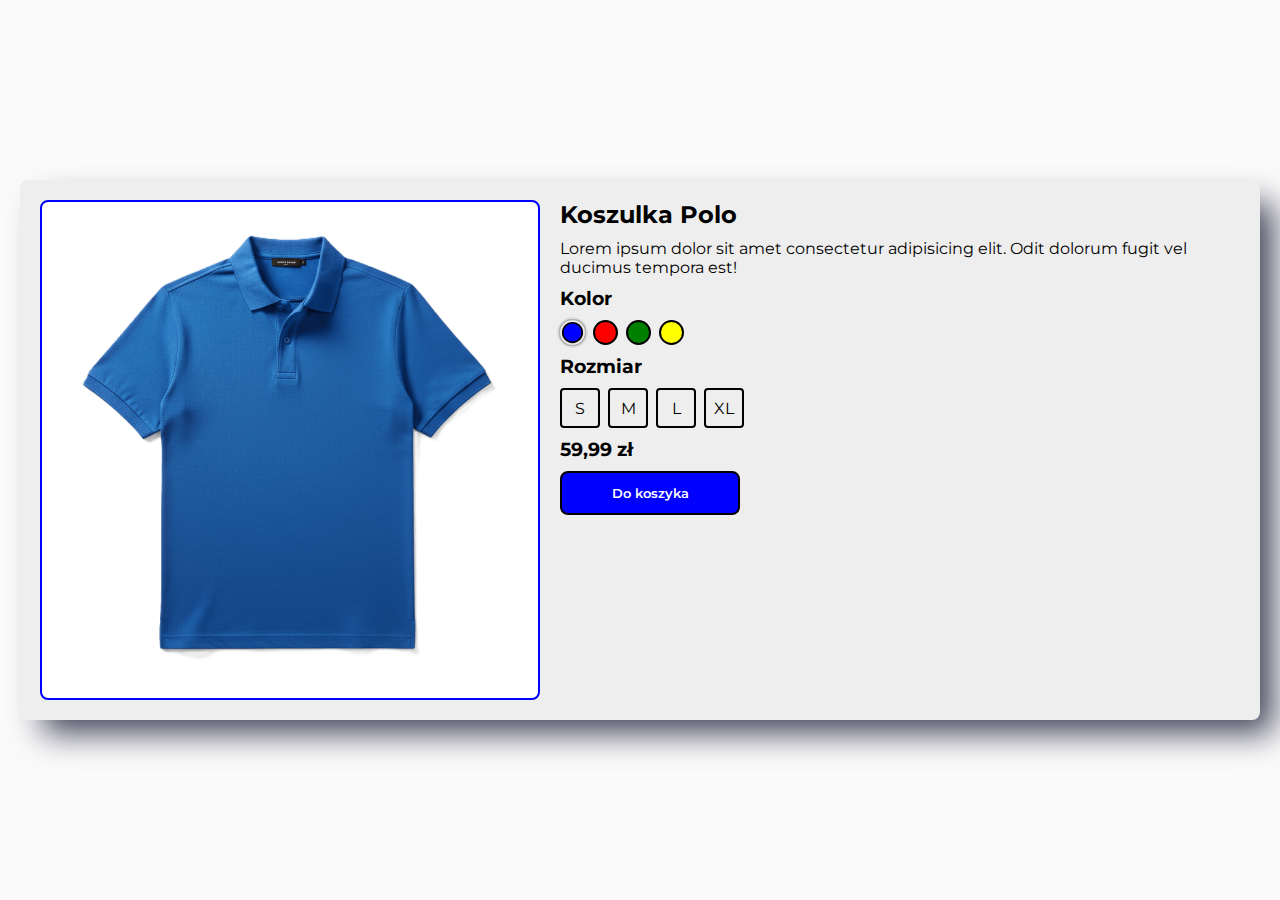
<file: lab-3/index.html>
<!DOCTYPE html>
<html lang="pl">
  <head>
    <meta charset="UTF-8" />
    <meta name="viewport" content="width=device-width, initial-scale=1.0" />
    <title>Lab 3</title>
    <link rel="stylesheet" href="css/polo.css" />
    <link rel="preconnect" href="https://fonts.googleapis.com">
    <link rel="preconnect" href="https://fonts.gstatic.com" crossorigin>
    <link href="https://fonts.googleapis.com/css2?family=Montserrat:ital,wght@0,100..900;1,100..900&display=swap" rel="stylesheet">
  </head>
  <body>
    <main>
      <div class="product-card">
        <div class="container">
          <input type="radio" id="blue" name="polo-color" value="blue" checked>
          <input type="radio" id="red" name="polo-color" value="red">
          <input type="radio" id="green" name="polo-color" value="green">
          <input type="radio" id="yellow" name="polo-color" value="yellow">
          <div class="img-container">
            <img src="images/polo_b.png" class="polo-img polo-blue" alt="polo blue">
            <img src="images/polo_r.png" class="polo-img polo-red" alt="polo red">
            <img src="images/polo_g.png" class="polo-img polo-green" alt="polo green">
            <img src="images/polo_y.png" class="polo-img polo-yellow" alt="polo yellow">
          </div>
          
          <div class="text-container">
            <h2>Koszulka Polo</h2>
            <p>Lorem ipsum dolor sit amet consectetur adipisicing elit. Odit dolorum fugit vel ducimus tempora est!</p>
            <h3>Kolor</h3>
            <div class="input-container">
              <label for="blue" class="color-switch blue"></label>
              <label for="red" class="color-switch red"></label>
              <label for="green" class="color-switch green"></label>
              <label for="yellow" class="color-switch yellow"></label>
            </div>
            <h3>Rozmiar</h3>
            <div class="size-container">
              <input type="radio" id="S" name="polo-size" value="S">
              <label for="S">S</label>
              <input type="radio" id="M" name="polo-size" value="M">
              <label for="M">M</label>
              <input type="radio" id="L" name="polo-size" value="L">
              <label for="L">L</label>
              <input type="radio" id="XL" name="polo-size" value="XL">
              <label for="XL">XL</label>
            </div>
            <h3>59,99 zł</h3>
            <button>Do koszyka</button>
          </div>
        </div>
      </div>
    </main>
  </body>
</html>
</file>
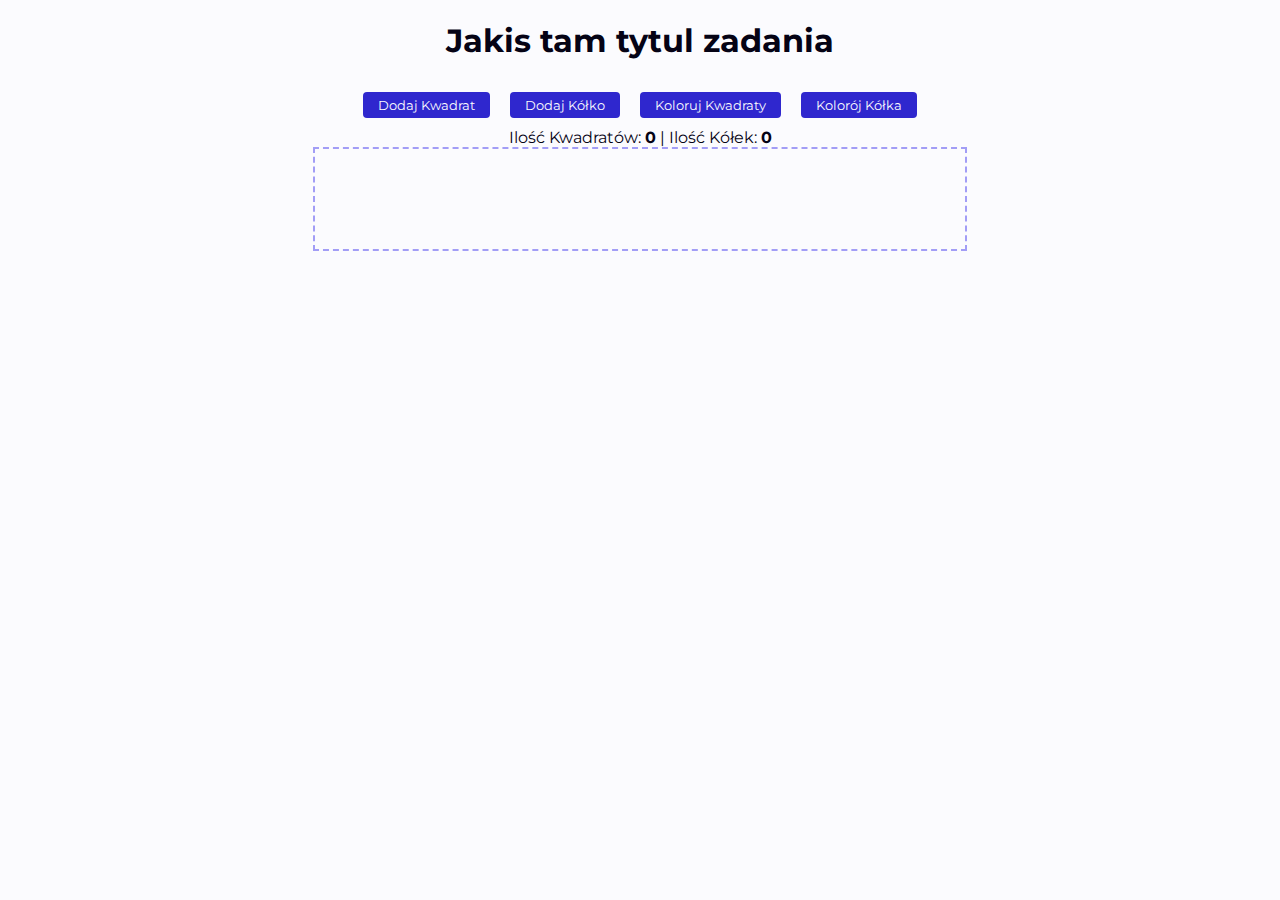
<file: lab-5/index.html>
<!DOCTYPE html>
<html lang="pl">
<head>
    <meta charset="UTF-8">
    <meta name="viewport" content="width=device-width, initial-scale=1.0">
    <title>Trójkąty i kwadraty</title>
    <link rel="stylesheet" href="src/css/style.css">
    <link rel="preconnect" href="https://fonts.googleapis.com">
    <link rel="preconnect" href="https://fonts.gstatic.com" crossorigin>
    <link href="https://fonts.googleapis.com/css2?family=Montserrat:ital,wght@0,100..900;1,100..900&display=swap" rel="stylesheet">
</head>
<body>
    <main>
        <h1>Jakis tam tytul zadania</h1>
        <div class="btn-container">
            <button id="add-square">Dodaj Kwadrat</button>
            <button id="add-circle">Dodaj Kółko</button>
            <button id="color-square">Koloruj Kwadraty</button>
            <button id="color-circle">Kolorój Kółka</button>
        </div>
        <div class="counters-container">
            <span>Ilość Kwadratów: <strong id="squareCounter">0</strong> | Ilość Kółek: <strong id="circleCounter">0</strong></span>
        </div>
        <div class="shapes-container" id="shapes-container"></div>
    </main>
    <script type="module" src="src/js/app.js"></script>
</body>
</html>
</file>
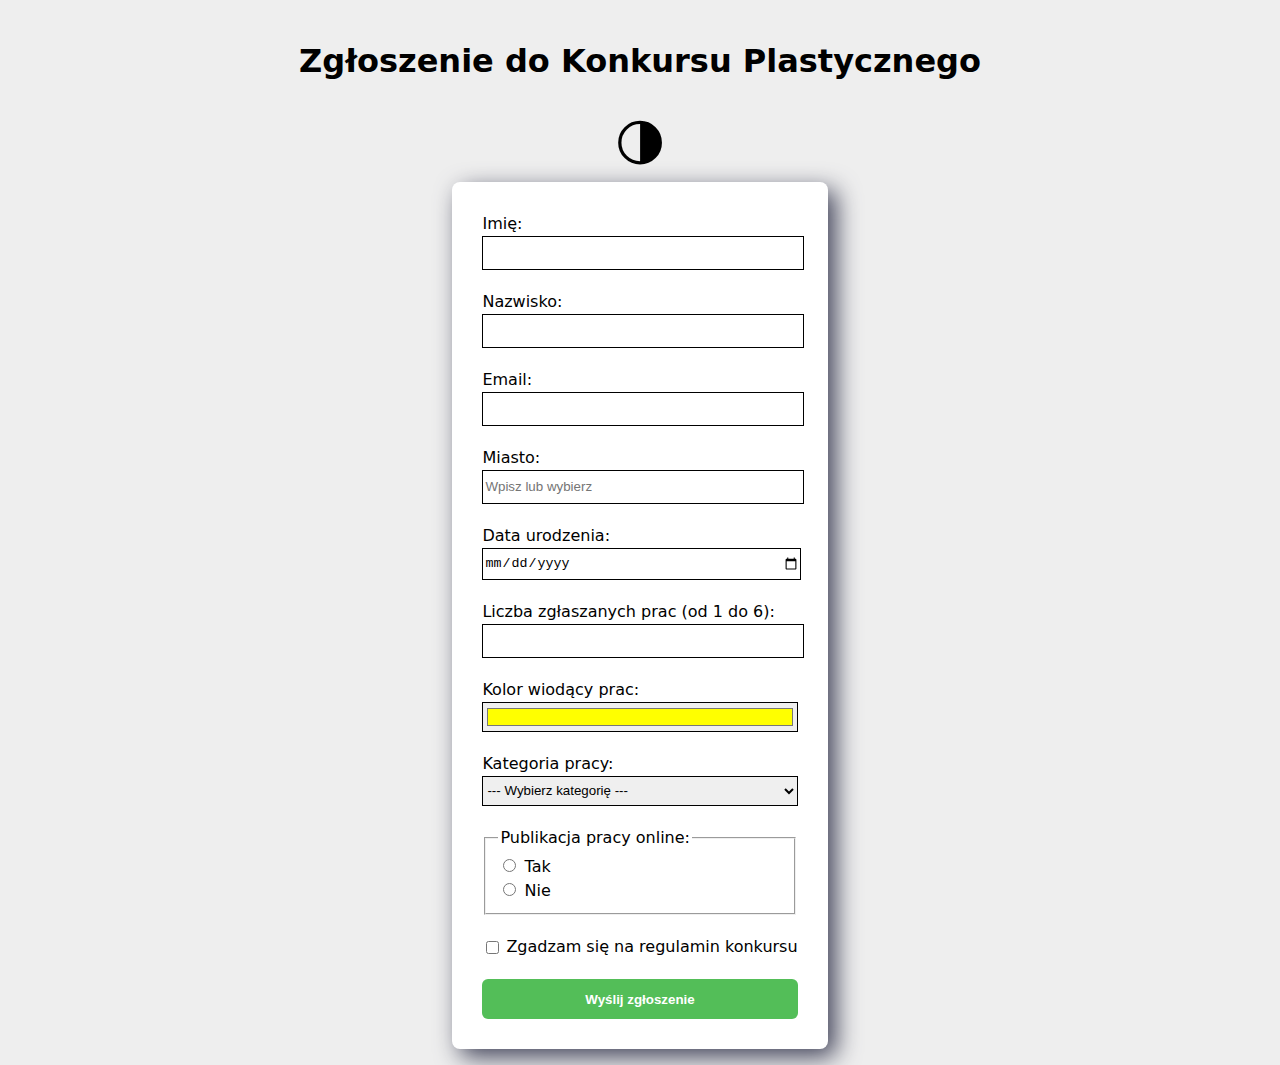
<file: lab-1/konkurs.html>
<!DOCTYPE html>
<html lang="pl">
<head>
    <meta charset="UTF-8">
    <meta name="viewport" content="width=device-width, initial-scale=1.0">
    <link rel="stylesheet" href="css/konkurs.css">
    <title>Konkurs</title>
</head>
<body>
    <main>
                  <h1>Zgłoszenie do Konkursu Plastycznego</h1>
        <input type="checkbox" id="motyw" class="motyw" hidden>
        <label class="change-color" title="Zmień motyw" for="motyw">🌗</label>  
        <div class="form-body">
            <form action="https://httpbin.org/post" method="POST">
                <div>
                    <label for="imie">Imię:</label>
                    <input type="text" name="imie" id="imie" class="form-input" required maxlength="30" autocomplete="given-name">
                </div>
                
                <div>
                    <label for="nazwisko">Nazwisko:</label>
                    <input type="text" name="nazwisko" id="nazwisko" class="form-input" required maxlength="50" autocomplete="family-name">
                </div>
                
                <div>
                    <label for="email">Email:</label>
                    <input type="email" name="email" id="email" class="form-input" required autocomplete="email">
                </div>

                <div>
                    <label for="miasto">Miasto:</label>
                    <input type="text" name="miasto" id="miasto" list="lista-miast" placeholder="Wpisz lub wybierz" required class="form-input" autocomplete="address-level2">
                </div>

                <div>
                    <label for="data-urodzenia">Data urodzenia:</label>
                    <input type="date" id="data-urodzenia" name="data-urodzenia" required class="form-input" autocomplete="bday">
                </div>

                <div>
                    <label for="liczba-prac">Liczba zgłaszanych prac (od 1 do 6):</label>
                    <input type="number" id="liczba-prac" name="liczba-prac" required min="1" max="6" class="form-input">
                </div>

                <div>
                    <label for="kolor">Kolor wiodący prac:</label>
                    <input type="color" id="kolor" name="kolor" required class="form-input" value="#ffff00">
                </div>

                <div>
                <label for="kategoria">Kategoria pracy:</label>
                    <select id="kategoria" class="form-input">
                        <option value="" disabled selected>--- Wybierz kategorię ---</option>

                        <option value="rysunek">Rysunek</option>
                        <option value="malarstwo">Malarstwo</option>
                        <option value="grafika-komputerowa">Grafika cyfrowa</option>
                    </select>
                </div>

                <div>
                    <fieldset>
                        <legend>Publikacja pracy online:</legend>
                        <div>
                            <input type="radio" id="tak" name="publikacja" value="tak">
                            <label for="tak">Tak</label>
                        </div>
                        <div>
                            <input type="radio" id="nie" name="publikacja" value="nie">
                            <label for="nie">Nie</label>
                        </div>
                    </fieldset>
                </div>

                <div class="checkbox-row">
                    <input type="checkbox" id="regulamin" name="regulamin" required>
                    <label for="regulamin">Zgadzam się na regulamin konkursu</label>
                </div>
                
                <button type="submit" class="submit-button">Wyślij zgłoszenie</button>
            </form>
        </div>
        
        <datalist id="lista-miast">
            <option value="Kraków"></option>
            <option value="Warszawa"></option>
            <option value="Poznań"></option>
            <option value="Wrocław"></option>
            <option value="Mogilany"></option>
            <option value="Gdańsk"></option>
        </datalist>
    </main>
</body>
</html>
</file>
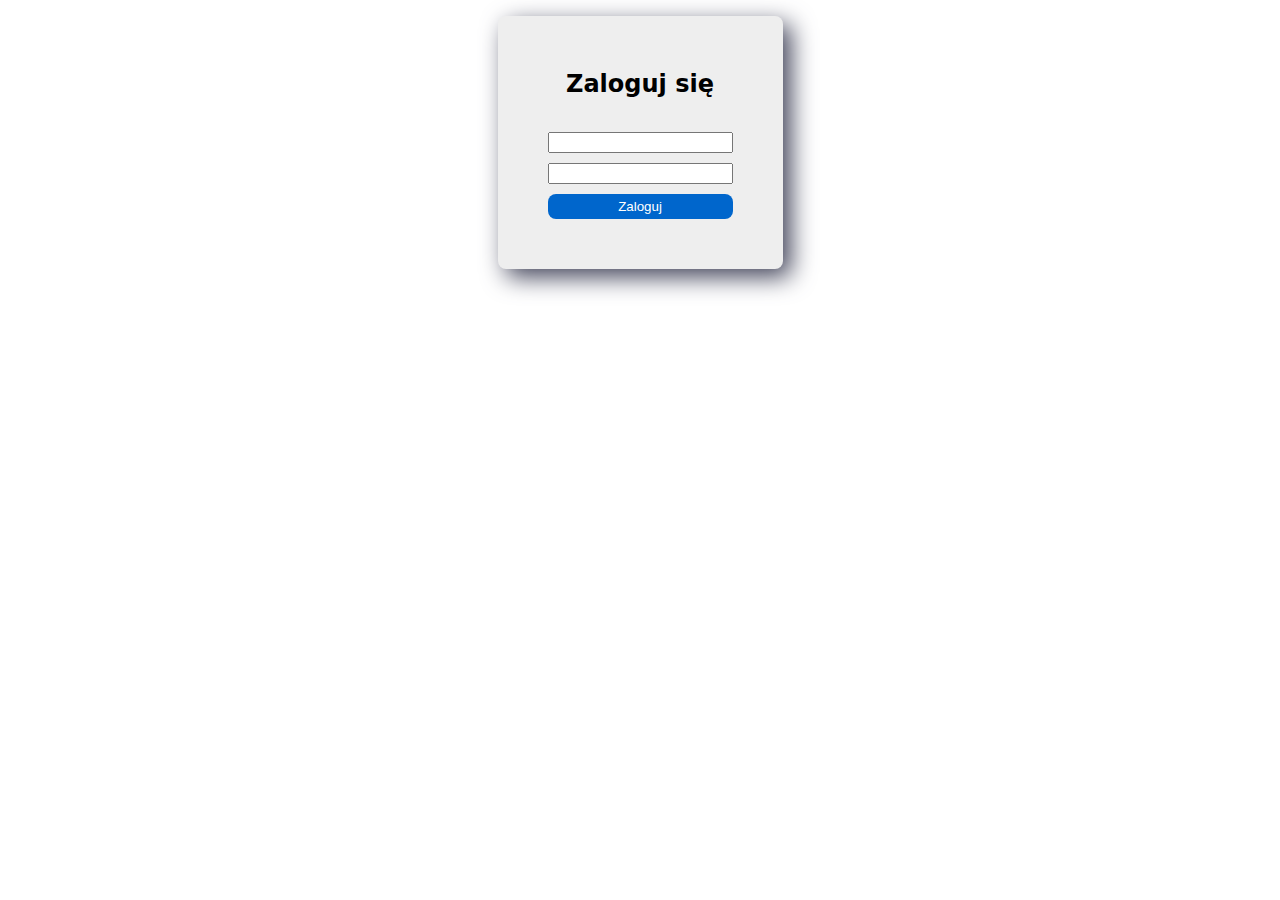
<file: lab-1/login.html>
<!DOCTYPE html>
<html lang="pl">
<head>
    <meta charset="UTF-8">
    <title>Login</title>
    <meta name="viewport" content="width=device-width, initial-scale=1.0">
    <link rel="stylesheet" href="css/main.css" />
</head>
<body>
    <main>
        <div class="login-body">
            <h2>Zaloguj się</h2>
            <form action="https://httpbin.org/post" method="POST">
            <input type="text" id="login" name="login" required>
            <input type="password" id="haslo" name="haslo" required>
            <button class="login-button">Zaloguj</button>
            </form>
        </div>
    </main>
</body>
</html>
</file>
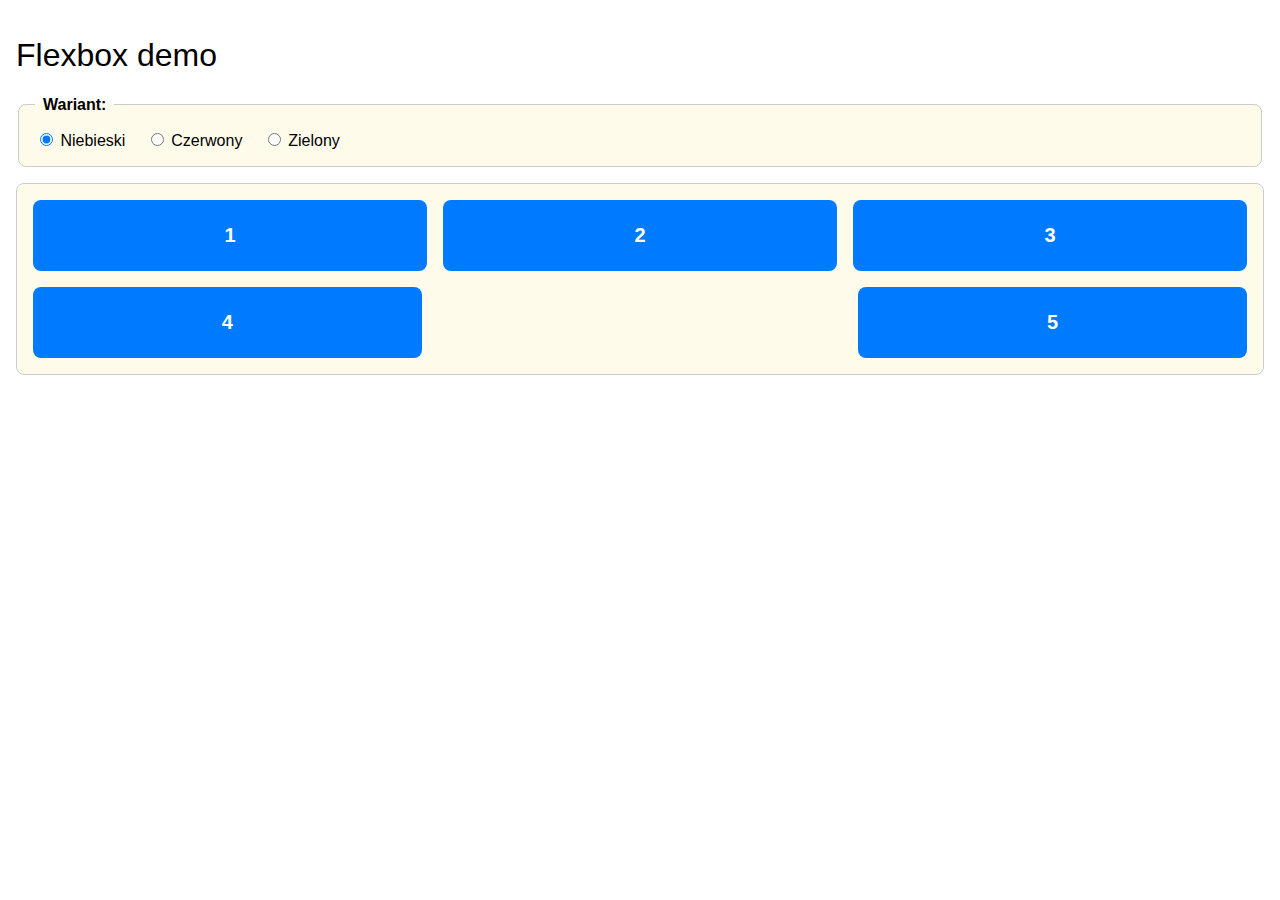
<file: lab-2/flex.html>
<!DOCTYPE html>
<html lang="pl">
  <head>
    <meta charset="UTF-8" />
    <meta 
      name="viewport" 
      content="width=device-width, initial-scale=1.0" 
    >
    <title>Flexbox Demo</title>
    <link rel="stylesheet" href="css/flex.css" />
  </head>
  <body>
    <h1>Flexbox demo</h1>
    <header>
      <fieldset class="theme-picker">
        <legend>Wariant:</legend>
        <label>
          <input type="radio" name="version" value="blue" checked />
          Niebieski
        </label>
        <label
          ><input type="radio" name="version" value="red" />
          Czerwony
        </label>
        <label>
          <input type="radio" name="version" value="green" />
          Zielony
        </label>
      </fieldset>
    </header>
    <div class="container">
      <div class="item">1</div>
      <div class="item">2</div>
      <div class="item">3</div>
      <div class="item">4</div>
      <div class="item">5</div>
    </div>
  </body>
</html>
</file>
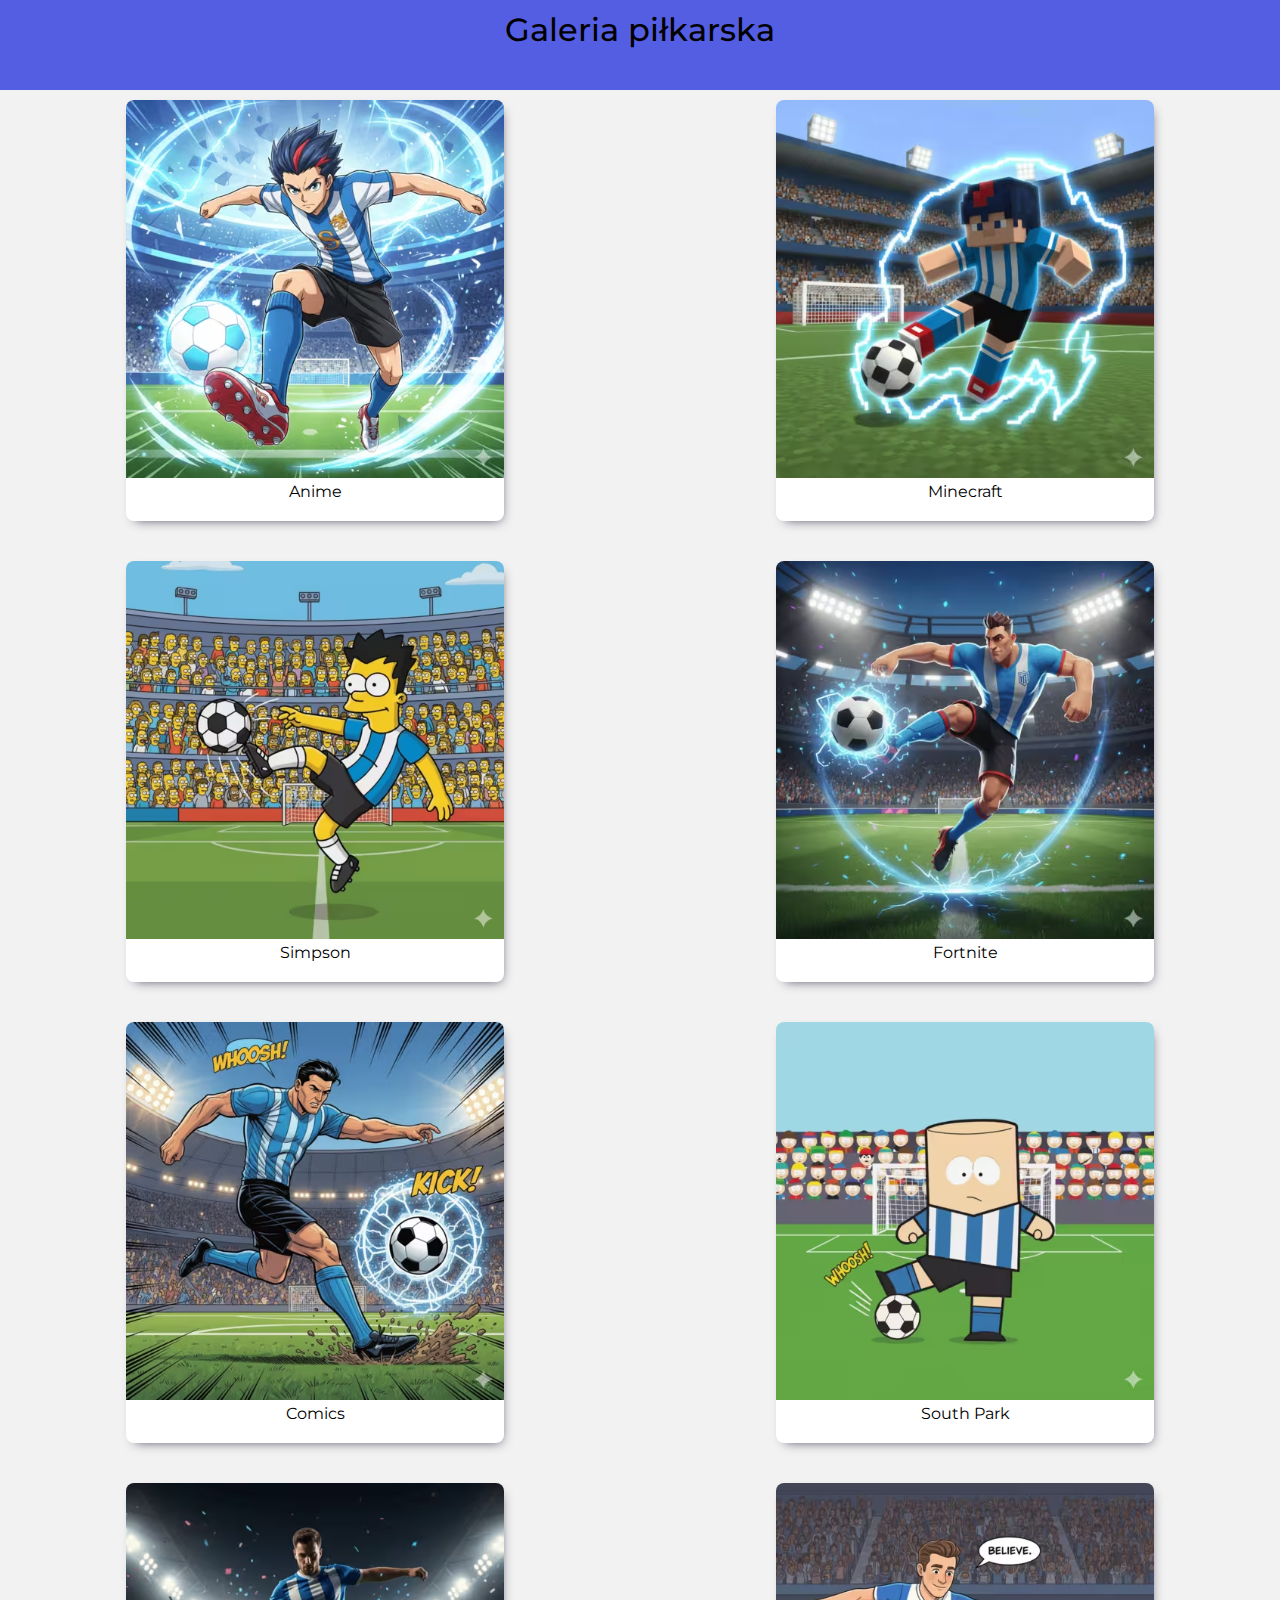
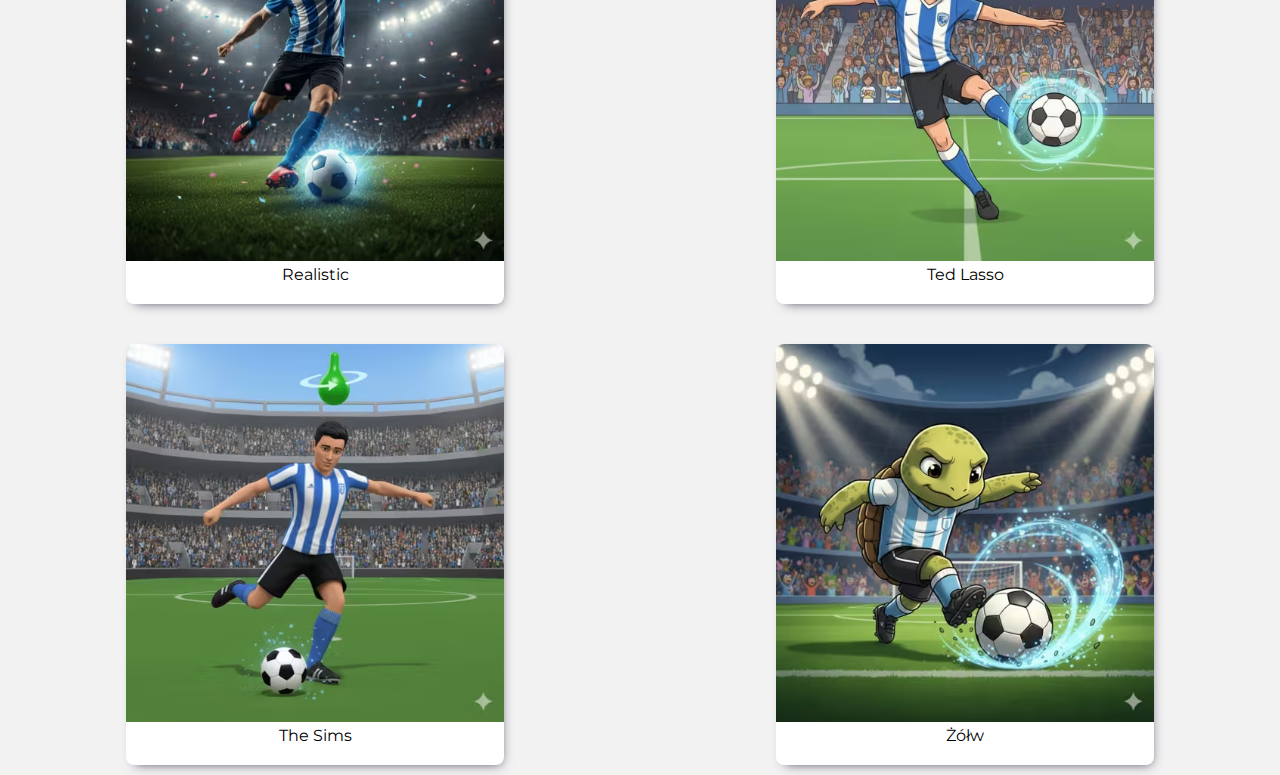
<file: lab-2/galeria.html>
<!DOCTYPE html>
<html lang="pl">
<head>
    <meta charset="UTF-8">
    <meta name="viewport" content="width=device-width, initial-scale=1.0">
    <link rel="stylesheet" href="css/galeria.css">
    <link href="https://fonts.googleapis.com/css2?family=Montserrat:ital,wght@0,100..900;1,100..900&display=swap" rel="stylesheet">
    <title>Galeria</title>
</head>
<body>
    <header>
        <h1>Galeria piłkarska</h1>
    </header>
    <main>
        <figure>
            <picture>
                <source srcset="images/pilkarz_anime1000.avif" type="image/avif" media="(min-width: 1600px)">
                <source srcset="images/pilkarz_anime500.avif" type="image/avif" media="(min-width: 1200px) and (max-width: 1599px)">
                <source srcset="images/pilkarz_anime1000.avif" type="image/avif" media="(min-width: 800px)">
                <source srcset="images/pilkarz_anime500.avif" type="image/avif" media="(max-width: 799px)">
                <img src="images/pilkarz_anime.png" alt="anime">
            </picture>
            <figcaption>Anime</figcaption>
        </figure>
        <figure>
            <picture>
                <source srcset="images/pilkarz_minecraft1000.avif" type="image/avif" media="(min-width: 1600px)">
                <source srcset="images/pilkarz_minecraft500.avif" type="image/avif" media="(min-width: 1200px) and (max-width: 1599px)">
                <source srcset="images/pilkarz_minecraft1000.avif" type="image/avif" media="(min-width: 800px)">
                <source srcset="images/pilkarz_minecraft500.avif" type="image/avif" media="(max-width: 799px)">
                <img src="images/pilkarz_minecraft.png" alt="minecraft">
            </picture>
            <figcaption>Minecraft</figcaption>
        </figure>
        <figure>
            <picture>
                <source srcset="images/pilkarz_sim1000.avif" type="image/avif" media="(min-width: 1600px)">
                <source srcset="images/pilkarz_sim500.avif" type="image/avif" media="(min-width: 1200px) and (max-width: 1599px)">
                <source srcset="images/pilkarz_sim1000.avif" type="image/avif" media="(min-width: 800px)">
                <source srcset="images/pilkarz_sim500.avif" type="image/avif" media="(max-width: 799px)">
                <img src="images/pilkarz_sim.png" alt="sim">
            </picture>
            <figcaption>Simpson</figcaption>
        </figure>
        <figure>
            <picture>
                <source srcset="images/pilkarz_fortnite1000.avif" type="image/avif" media="(min-width: 1600px)">
                <source srcset="images/pilkarz_fortnite500.avif" type="image/avif" media="(min-width: 1200px) and (max-width: 1599px)">
                <source srcset="images/pilkarz_fortnite1000.avif" type="image/avif" media="(min-width: 800px)">
                <source srcset="images/pilkarz_fortnite500.avif" type="image/avif" media="(max-width: 799px)">
                <img src="images/pilkarz_fortnite.png" alt="fortnite">
            </picture>
            <figcaption>Fortnite</figcaption>
        </figure>
        <figure>
            <picture>
                <source srcset="images/pilkarz_com1000.avif" type="image/avif" media="(min-width: 1600px)">
                <source srcset="images/pilkarz_com500.avif" type="image/avif" media="(min-width: 1200px) and (max-width: 1599px)">
                <source srcset="images/pilkarz_com1000.avif" type="image/avif" media="(min-width: 800px)">
                <source srcset="images/pilkarz_com500.avif" type="image/avif" media="(max-width: 799px)">
                <img src="images/pilkarz_com.png" alt="comics">
            </picture>
            <figcaption>Comics</figcaption>
        </figure>
        <figure>
            <picture>
                <source srcset="images/pilkarz_sp1000.avif" type="image/avif" media="(min-width: 1600px)">
                <source srcset="images/pilkarz_sp500.avif" type="image/avif" media="(min-width: 1200px) and (max-width: 1599px)">
                <source srcset="images/pilkarz_sp1000.avif" type="image/avif" media="(min-width: 800px)">
                <source srcset="images/pilkarz_sp500.avif" type="image/avif" media="(max-width: 799px)">
                <img src="images/pilkarz_sp.png" alt="South Park">
            </picture>
            <figcaption>South Park</figcaption>
        </figure>
        <figure>
            <picture>
                <source srcset="images/pilkarz_rel1000.avif" type="image/avif" media="(min-width: 1600px)">
                <source srcset="images/pilkarz_rel500.avif" type="image/avif" media="(min-width: 1200px) and (max-width: 1599px)">
                <source srcset="images/pilkarz_rel1000.avif" type="image/avif" media="(min-width: 800px)">
                <source srcset="images/pilkarz_rel500.avif" type="image/avif" media="(max-width: 799px)">
                <img src="images/pilkarz_rel.png" alt="Realistic">
            </picture>
            <figcaption>Realistic</figcaption>
        </figure>
        <figure>
            <picture>
                <source srcset="images/pilkarz_lasso1000.avif" type="image/avif" media="(min-width: 1600px)">
                <source srcset="images/pilkarz_lasso500.avif" type="image/avif" media="(min-width: 1200px) and (max-width: 1599px)">
                <source srcset="images/pilkarz_lasso1000.avif" type="image/avif" media="(min-width: 800px)">
                <source srcset="images/pilkarz_lasso500.avif" type="image/avif" media="(max-width: 799px)">
                <img src="images/pilkarz_lasso.png" alt="Ted Lasso">
            </picture>
            <figcaption>Ted Lasso</figcaption>
        </figure>
        <figure>
            <picture>
                <source srcset="images/pilkarz_sims1000.avif" type="image/avif" media="(min-width: 1600px)">
                <source srcset="images/pilkarz_sims500.avif" type="image/avif" media="(min-width: 1200px) and (max-width: 1599px)">
                <source srcset="images/pilkarz_sims1000.avif" type="image/avif" media="(min-width: 800px)">
                <source srcset="images/pilkarz_sims500.avif" type="image/avif" media="(max-width: 799px)">
                <img src="images/pilkarz_sims.png" alt="Sims">
            </picture>
            <figcaption>The Sims</figcaption>
        </figure>
        <figure>
            <picture>
                <source srcset="images/pilkarz_zolw1000.avif" type="image/avif" media="(min-width: 1600px)">
                <source srcset="images/pilkarz_zolw500.avif" type="image/avif" media="(min-width: 1200px) and (max-width: 1599px)">
                <source srcset="images/pilkarz_zolw1000.avif" type="image/avif" media="(min-width: 800px)">
                <source srcset="images/pilkarz_zolw500.avif" type="image/avif" media="(max-width: 799px)">
                <img src="images/pilkarz_zolw.png" alt="Zolw">
            </picture>
            <figcaption>Żółw</figcaption>
        </figure>
    </main>
    <footer>

    </footer>
</body>
</html>
</file>
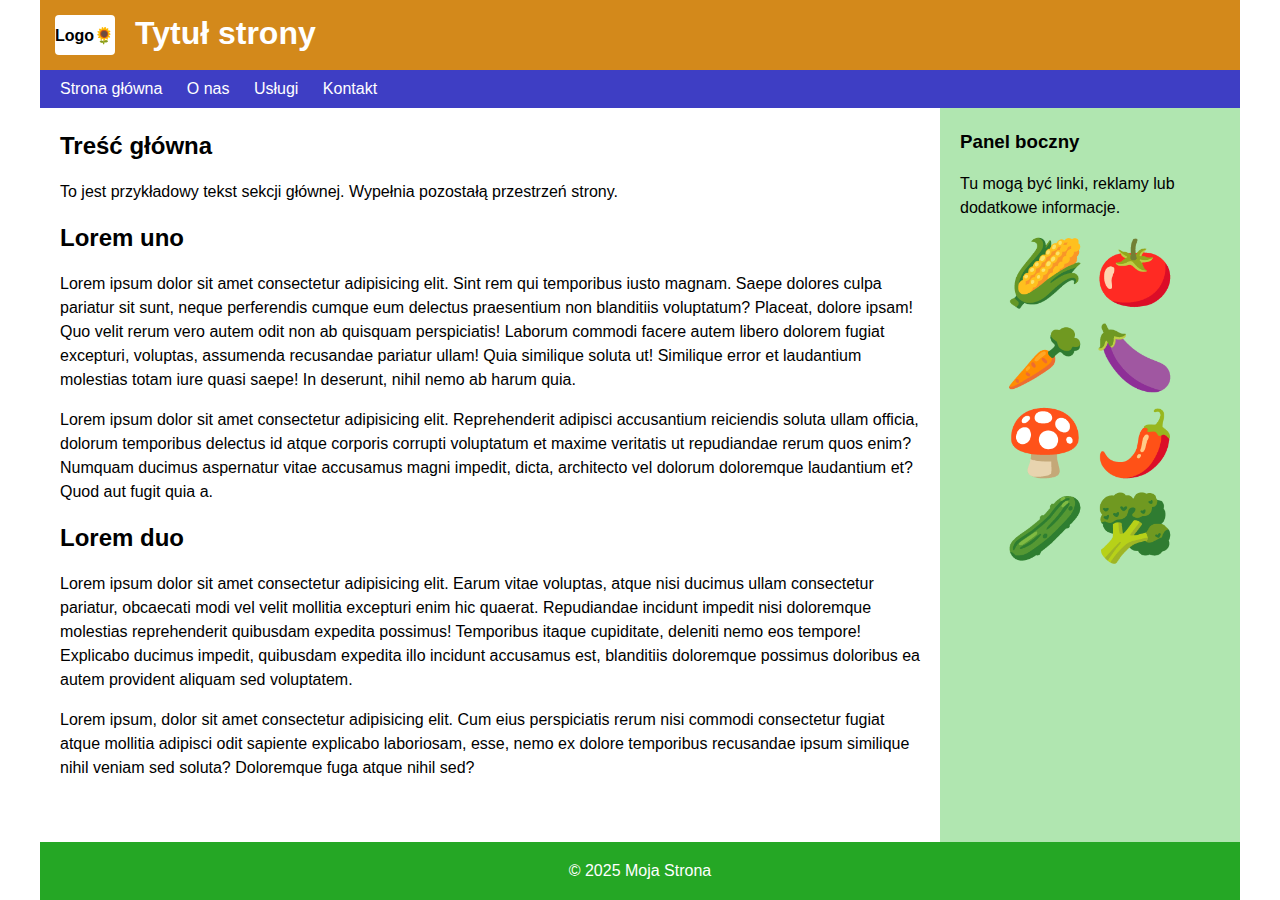
<file: lab-2/grid.html>
<!DOCTYPE html>
<html lang="pl">
  <head>
    <meta charset="UTF-8" />
    <meta 
      name="viewport" 
      content="width=device-width, initial-scale=1.0" 
    >
    <title>Grid Layout Demo</title>
    <link rel="stylesheet" href="css/grid.css" />
  </head>
  <body>
    <div class="container">
      <header>
        <div class="logo">🌻</div>
        <h1>Tytuł strony</h1>
      </header>
      <nav>
        <a href="#">Strona główna</a>
        <a href="#">O nas</a>
        <a href="#">Usługi</a>
        <a href="#">Kontakt</a>
      </nav>
      <main>
        <h2>Treść główna</h2>
        <p>
          To jest przykładowy tekst sekcji głównej. Wypełnia pozostałą
          przestrzeń strony.
        </p>
        <h2>Lorem uno</h2>
        <p>Lorem ipsum dolor sit amet consectetur adipisicing elit. Sint rem qui temporibus iusto magnam. Saepe dolores culpa pariatur sit sunt, neque perferendis cumque eum delectus praesentium non blanditiis voluptatum? Placeat, dolore ipsam! Quo velit rerum vero autem odit non ab quisquam perspiciatis! Laborum commodi facere autem libero dolorem fugiat excepturi, voluptas, assumenda recusandae pariatur ullam! Quia similique soluta ut! Similique error et laudantium molestias totam iure quasi saepe! In deserunt, nihil nemo ab harum quia.</p>
        <p>Lorem ipsum dolor sit amet consectetur adipisicing elit. Reprehenderit adipisci accusantium reiciendis soluta ullam officia, dolorum temporibus delectus id atque corporis corrupti voluptatum et maxime veritatis ut repudiandae rerum quos enim? Numquam ducimus aspernatur vitae accusamus magni impedit, dicta, architecto vel dolorum doloremque laudantium et? Quod aut fugit quia a.</p>
        <h2>Lorem duo</h2>
        <p>Lorem ipsum dolor sit amet consectetur adipisicing elit. Earum vitae voluptas, atque nisi ducimus ullam consectetur pariatur, obcaecati modi vel velit mollitia excepturi enim hic quaerat. Repudiandae incidunt impedit nisi doloremque molestias reprehenderit quibusdam expedita possimus! Temporibus itaque cupiditate, deleniti nemo eos tempore! Explicabo ducimus impedit, quibusdam expedita illo incidunt accusamus est, blanditiis doloremque possimus doloribus ea autem provident aliquam sed voluptatem.</p>
        <p>Lorem ipsum, dolor sit amet consectetur adipisicing elit. Cum eius perspiciatis rerum nisi commodi consectetur fugiat atque mollitia adipisci odit sapiente explicabo laboriosam, esse, nemo ex dolore temporibus recusandae ipsum similique nihil veniam sed soluta? Doloremque fuga atque nihil sed?</p>
      </main>
      <aside>
        <h3>Panel boczny</h3>
        <p>Tu mogą być linki, reklamy lub dodatkowe informacje.</p>
        <div>
          <span>🌽</span><span>🍅</span>
          <span>🥕</span><span>🍆</span>
          <span>🍄</span><span>🌶️</span>
          <span>🥒</span><span>🥦</span>
        </div>
      </aside>
      <footer>
        <p>&copy; 2025 Moja Strona</p>
      </footer>
    </div>
  </body>
</html>
</file>
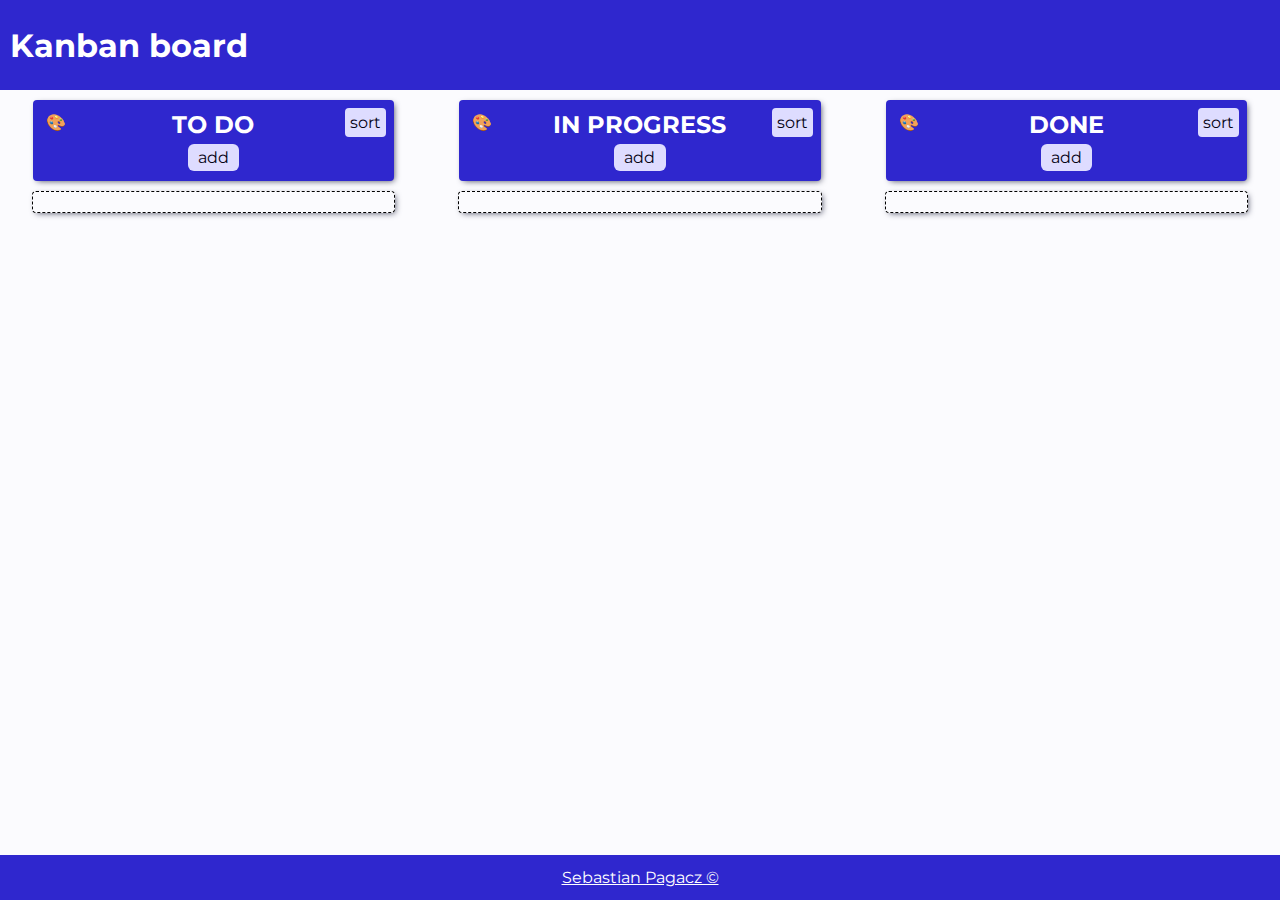
<file: lab-4/kanban.html>
<!DOCTYPE html>
<html lang="pl">
<head>
    <meta charset="UTF-8">
    <meta name="viewport" content="width=device-width, initial-scale=1.0">
    <link rel="stylesheet" href="css/kanban.css">
    <link rel="preconnect" href="https://fonts.googleapis.com">
    <link rel="preconnect" href="https://fonts.gstatic.com" crossorigin>
    <link href="https://fonts.googleapis.com/css2?family=Montserrat:ital,wght@0,100..900;1,100..900&display=swap" rel="stylesheet">
    <title>Kanban board</title>
</head>
<body>
    <header>
        <h1>Kanban board</h1>
    </header>
    <main>

        <div class="pop-up hidden" id="pop-up">
            <div class="pop-up-content" id="pop-up-content">
                <h3>Edit single card</h3>
                <input type="text" id="edit-task" placeholder="new content">
                <label>Pick new color</label>
                <input type="color" id="edit-color">
                <button id="save-changes-btn" class="save-changes-btn">save</button>
                <button id="cancel-changes-btn" class="cancel-changes-btn">❌</button>
            </div>
        </div>

        <div class="color-pop-up hidden" id="color-pop-up">
            <div class="pop-up-content" id="color-pop-up-content">
                <h3>Edit color of all cards in the board</h3>
                <label>Pick new color</label>
                <input type="color" id="edit-color-all">
                <button id="save-changes-color-btn" class="save-changes-btn">save</button>
                <button id="cancel-changes-color-btn" class="cancel-changes-btn">❌</button>
            </div>
        </div>

        <div class="board-label" id="to-do-label">
            <span class="sort" id="to-do-sort">sort</span>
            <span class="color-all" id="to-do-color">🎨</span>
            <h2>TO DO</h2>
            <button id="add-to-do">add</button>
        </div>
        <div class="board" id="to-do-board">
        </div>
        <div class="board-label" id="in-progress-label">
            <span class="sort" id="in-progress-sort">sort</span>
            <span class="color-all" id="in-progress-color">🎨</span>
            <h2>IN PROGRESS</h2>
            <button id="add-in-progress">add</button>
        </div>
        <div class="board" id="in-progress-board">
        </div>
        <div class="board-label" id="done-label">
            <span class="sort" id="done-sort">sort</span>
            <span class="color-all" id="done-color">🎨</span>
            <h2>DONE</h2>
            <button id="add-done">add</button>
        </div>
        <div class="board" id="done-board">

        </div>
    </main>
    <footer>
        <a href="https://github.com/sebastianpagacz" target="_blank">Sebastian Pagacz &copy;</a>
    </footer>
    <script src="js/app.js"></script>
</body>
</html>
</file>
<file: lab-3/css/polo.css>
*{
    margin: 0;
    padding: 0;
    box-sizing: border-box;
    font-family: Montserrat;
}

:root{
    --blue-color: blue;
    --red-color: red;
    --green-color: green;
    --yellow-color: yellow;
}

body {
    background: #fafafa;
}

main{
    min-height: 100vh;
    display: flex;
    justify-content: center;
    align-items: center;
    padding: 20px;
}

.product-card{
    width: 100%;
    background: #eee;
    border-radius: 8px;
    padding: 20px;
    box-shadow: 18px 18px 32px -5px rgba(66, 68, 90, 1);
}

.container{
    display: flex;
    flex-wrap: wrap;
    gap: 20px;
    position: relative;
}

.container > input[type="radio"]{
    position: absolute;
    opacity: 0;
    pointer-events: none;
}

.img-container{
    flex-grow: 0;
    flex-shrink: 1;
    flex-basis: 500px;
    max-width: 500px;
    aspect-ratio: 1 / 1; 
    border-radius: 8px;
    background: #fff;
    border: 2px solid black;
    display: flex;
    justify-content: center;
    align-items: center;
    padding: 10px;
    position: relative;
    overflow: hidden;
}

.img-container .polo-img{
    position: absolute;
    width: 100%;
    height: 100%;
    object-fit: contain;
    opacity: 0;
    transition: opacity .25s ease;
}

#blue:checked ~ .img-container .polo-blue{ opacity:1; }
#red:checked ~ .img-container .polo-red{ opacity:1; }
#green:checked ~ .img-container .polo-green{ opacity:1; }
#yellow:checked ~ .img-container .polo-yellow{ opacity:1; }

#blue:checked ~ .img-container{ border-color: var(--blue-color); }
#red:checked ~ .img-container{ border-color: var(--red-color); }
#green:checked ~ .img-container{ border-color: var(--green-color); }
#yellow:checked ~ .img-container{ border-color: var(--yellow-color); }

.text-container{
    flex-grow: 1;
    flex-shrink: 1;
    flex-basis: 300px;
    min-width: 300px;
    display: flex;
    flex-direction: column;
    gap: 10px;
}

.input-container{
    display: flex;
    gap: 8px;
}

.color-switch{
    width: 25px;
    height: 25px;
    border-radius: 50%;
    cursor: pointer;
    border: 2px solid black;
    position: relative;
    transition: 0.3s;
}

.color-switch:hover{
    transform: scale(0.85);
}

.color-switch::before,
.color-switch::after {
    content: "";
    position: absolute;
    inset: -4px;
    border-radius: 50%;
    opacity: 0;
    transition: .3s;
    pointer-events: none;
}

.color-switch::after {
    inset: -6px;
}

.color-switch.blue{ background: var(--blue-color); }
.color-switch.red{ background: var(--red-color); }
.color-switch.green{ background: var(--green-color); }
.color-switch.yellow{ background: var(--yellow-color); }

#blue:checked ~ .text-container .color-switch.blue,
#red:checked ~ .text-container .color-switch.red,
#green:checked ~ .text-container .color-switch.green,
#yellow:checked ~ .text-container .color-switch.yellow {
    transform: scale(0.85);
}

#blue:checked ~ .text-container .color-switch.blue::before,
#red:checked ~ .text-container .color-switch.red::before,
#green:checked ~ .text-container .color-switch.green::before,
#yellow:checked ~ .text-container .color-switch.yellow::before{
    opacity: 1;
    box-shadow: 0 0 0 4px rgba(0,0,0,0.05);
}

#blue:checked ~ .text-container .color-switch.blue::after,
#red:checked ~ .text-container .color-switch.red::after,
#green:checked ~ .text-container .color-switch.green::after,
#yellow:checked ~ .text-container .color-switch.yellow::after{
    opacity: 1;
    box-shadow: inset 0 0 0 2px rgba(0,0,0,0.2);
}

.size-container{
    display: flex;
    gap: 8px;
}

.size-container input{
    opacity: 0;
    position: absolute;
}

.size-container label{
    width: 40px;
    height: 40px;
    border: 2px solid black;
    border-radius: 4px;
    display: grid;
    place-items: center;
    cursor: pointer;
    transition: .3s;
}

.size-container label:hover{
    transform: scale(1.1);
}

.size-container input:checked + label{
    transform: scale(1.1);
    color: white;
}

#blue:checked ~ .text-container .size-container input:checked + label{
    background: var(--blue-color);
}
#red:checked ~ .text-container .size-container input:checked + label{
    background: var(--red-color);
}
#green:checked ~ .text-container .size-container input:checked + label{
    background: var(--green-color);
}
#yellow:checked ~ .text-container .size-container input:checked + label{
    background: var(--yellow-color);
    color: black;
}

.text-container button{
    padding: 12px;
    font-weight: 600;
    border: 2px solid black;
    border-radius: 8px;
    cursor: pointer;
    color: white;
    transition: .3s;
    width: 20vh;
}

.text-container button:hover{
    transform: scale(1.05);
}

#blue:checked ~ .text-container button{ background: var(--blue-color); }
#red:checked ~ .text-container button{ background: var(--red-color); }
#green:checked ~ .text-container button{ background: var(--green-color); }
#yellow:checked ~ .text-container button{ background: var(--yellow-color); color:black; }
</file>
<file: lab-5/src/css/style.css>
*{
    font-family: montserrat;
    color: var(--text-color);
}

.montserrat{
    font-family: "Montserrat", sans-serif;
    font-optical-sizing: auto;
    font-weight: 500;
    font-style: normal;
}

:root{
    --text-color: #050315;
    --text-secondary: #fbfbfe;
    --background: #fbfbfe;
    --primary: #2f27ce;
    --secondary: #a29df6;
}

body{
    margin: 0;
    background-color: var(--background);
}

main{
    min-height: 100vh;
    height: 100%;
    width: 100%;
    display: flex;
    flex-direction: column;
    justify-content: flex-start;
    align-items: center;
}

.btn-container{
    width: 100%;
    display: flex;
    flex-direction: row;
    justify-content: center;
    gap: 20px;
    margin: 10px;
}

.btn-container button{
    cursor: pointer;
    padding: 5px 15px 5px 15px;
    background-color: var(--primary);
    border: 0;
    color: var(--text-secondary);
    border-radius: 4px;
    transition: 200ms;
}

.btn-container button:hover{
    background-color: var(--secondary);
    transform: scale(1.05);
    transition: 200ms;
}

.shapes-container{
    min-height: 10vh;
    width: 50%;
    border: 2px dashed var(--secondary);
    display: inline-flex;
    flex-wrap: wrap;
    flex-direction: row;
    justify-content: flex-start;
    align-items: center;
    gap: 10px;
    padding: 5px;
}


.shape{
    height: 100px;
    width: 100px;
    border: 3px solid var(--text-color);
    cursor: pointer;
    transition: 200ms;
}

.shape:hover{
    transform: scale(1.05);
    transition: 100ms;
}

.circle-element{
    border-radius: 50%;
}
</file>
<file: lab-1/css/konkurs.css>
html {
  font-size: 16px; /* bazowy rozmiar czcionki */
  font-family: system-ui, sans-serif; /* font systemowy */
  line-height: 1.5; /* lepsza czytelność */
  background-color: #eeeeee;
}

body {
  margin: 1rem;
  padding: 0;
}

main{
    display: flex;
    justify-content: center;
    align-items: center;
    flex-direction: column;
    width: 100%;
    min-height: 100vh;
}

.change-color{
  cursor: pointer;
  font-size: 50px;
}

.form-body{
    background-color: white;
    display: flex;
    flex-direction: column;
    max-width: 500px;
    gap: 10px;
    border-radius: 8px;
    -webkit-box-shadow: 8px 8px 24px 0px rgba(66, 68, 90, 1);
    -moz-box-shadow: 8px 8px 24px 0px rgba(66, 68, 90, 1);
    box-shadow: 8px 8px 24px 0px rgba(66, 68, 90, 1);
    width: auto;
    align-self: center;
}

.form-body form{
  display: flex;
  flex-direction: column;
  gap: 20px;
  padding: 30px;
}

.form-body form > div{
  display: flex;
  flex-direction: column;
}

.form-body form input,
.form-body form label{
    cursor: pointer;
}

.form-input{
    width: 100%;
}

.submit-button{
  width: 100%;
  height: 40px;
  background-color: #53be58;
  transition: 100ms;
  border: 0;
  border-radius: 6px;
  color: white;
  font-weight: 600;
  cursor: pointer;
}

.checkbox-row{
  display: flex;
  flex-direction: row !important;
  align-items: center;
  gap: 4px;
}

.form-input{
  height: 30px;
  border-radius: 0;
  border: 1px solid black;
}

.submit-button:hover{
  background-color: #45a049;
}

.motyw:checked ~ .form-body{
  background-color: rgb(24, 23, 23);
  color: white;
}

.motyw:checked ~  .form-body .form-input{
  background-color: rgb(44, 44, 44);
  color: white;
  box-shadow: inset 4px 4px 4px -2px rgba(66, 68, 90, 1);
  border: 0;
}
</file>
<file: lab-1/css/main.css>
html {
  font-size: 16px; /* bazowy rozmiar czcionki */
  font-family: system-ui, sans-serif; /* font systemowy */
  line-height: 1.5; /* lepsza czytelność */
}
body {
  margin: 1rem;
  padding: 0;
}
nav{
    justify-content: center;
    text-align: center;
}

.main-heading{
    text-align: center;
}

a {
  color: #0066cc; /* niebieski kolor linków */
  text-decoration: none; /* bez podkreślenia */
  font-size: 1.4rem;
}
a:hover {
  text-decoration: underline; /* podkreślenie przy najechaniu */
}

.menu-item{
    padding: 3px;
}

.menu-item:hover{
    text-decoration: none;
    color: #0066cc79;
}

/* login */

main{
    display: flex;
    justify-content: center;
}

.login-body{
    display: flex;
    flex-direction: column;
    text-align: center;
    gap: 10px;
    background-color: #eeeeee;
    padding: 30px 50px 50px 50px;
    border-radius: 8px;
    -webkit-box-shadow: 8px 8px 24px 0px rgba(66, 68, 90, 1);
    -moz-box-shadow: 8px 8px 24px 0px rgba(66, 68, 90, 1);
    box-shadow: 8px 8px 24px 0px rgba(66, 68, 90, 1);
}

.login-body form{
    display: flex;
    flex-direction: column;
    gap: 10px;
}

.login-button{
    border: 0;
    background-color: #0066cc;
    color: white;
    transition: 500ms;
    padding: 5px 0px 5px 0px;
    border-radius: 8px;
}

.login-button:hover{
    transition: 500ms;
    background-color: #0066cc79;
    color: black;
}
</file>
<file: lab-2/css/flex.css>
*,
*::before,
*::after {
  box-sizing: border-box;
}

body {
  font-family: Arial, sans-serif;
  margin: 0;
  padding: 1rem;
}

h1 {
  font-weight: 300;
}

header {
  margin-bottom: 1rem;
}

.theme-picker {
  border: 1px solid #ccc;
  background-color: #fffbeb;
  border-radius: 8px;
  padding: 1rem;
}

.theme-picker legend {
  font-weight: bold;
  padding: 0 0.5rem;
}

.theme-picker label {
  margin-right: 1rem;
  cursor: pointer;
}

.container {
  display: flex;
  gap: 1rem;
  padding: 1rem;
  border: 1px solid #ccc;
  background-color: #fffbeb;
  border-radius: 8px;
  flex-direction: row;
  flex-wrap: wrap;
}

.item {
  padding: 1.5rem;
  border-radius: 8px;
  color: white;
  text-align: center;
  font-size: 1.25rem;
  font-weight: bold;
  flex-grow: 1;
  flex-shrink: 1;
  flex-basis: 30%;
  
  @media (max-width: 1024px) {
    flex-basis: 100%;
  }
}

/* WARIANT NIEBIESKI */
body:has(input[value='blue']:checked) .container .item {
  background-color: #007bff;
  flex-basis: calc(33.333% - 1rem);
  
  @media (max-width: 1024px) {
    flex-basis: 100%;
  }
}

body:has(input[value='blue']:checked) .container .item:nth-of-type(1) {
  @media (min-width: 1025px) and (max-width: 1200px) {
    flex-basis: calc(50% - 0.5rem);
  }
}

body:has(input[value='blue']:checked) .container .item:nth-of-type(2) {
  @media (min-width: 1025px) and (max-width: 1200px) {
    flex-basis: calc(50% - 0.5rem);
  }
}

body:has(input[value='blue']:checked) .container .item:nth-of-type(3) {
  @media (min-width: 1025px) and (max-width: 1200px) {
    flex-basis: calc(50% - 0.5rem);
  }
}

body:has(input[value='blue']:checked) .container .item:nth-of-type(4) {
  flex-basis: calc(33.333% - 1rem);
  flex-grow: 0;
  margin-right: calc(33.333% + 1rem);
  
  @media (min-width: 1025px) and (max-width: 1200px) {
    flex-basis: 100%;
    flex-grow: 1;
    margin-right: 0;
  }
  
  @media (max-width: 1024px) {
    flex-basis: 100%;
    margin-right: 0;
  }
}

body:has(input[value='blue']:checked) .container .item:nth-of-type(5) {
  flex-basis: calc(33.333% - 1rem);
  flex-grow: 0;
  
  @media (min-width: 1025px) and (max-width: 1200px) {
    flex-basis: calc(50% - 0.5rem);
    flex-grow: 1;
  }
  
  @media (max-width: 1024px) {
    flex-basis: 100%;
  }
}

/* WARIANT CZERWONY */
body:has(input[value='red']:checked) .container .item {
  background-color: #dc3545;
  flex-basis: auto;
  
  @media (max-width: 1024px) {
    flex-basis: calc(50% - 0.5rem);
  }
}

body:has(input[value='red']:checked) .container .item:nth-of-type(1) {
  order: 3;
  flex-grow: 2;
  
  &::after {
    content: '\A(Jestem większy i na środku!)';
    white-space: pre;
    display: block;
    font-size: 80%;
    font-weight: normal;
  }
  
  @media (max-width: 1024px) {
    flex-basis: 100%;
    order: 3;
  }
}

body:has(input[value='red']:checked) .container .item:nth-of-type(2) {
  order: 1;
  
  @media (max-width: 1024px) {
    order: 1;
  }
}

body:has(input[value='red']:checked) .container .item:nth-of-type(3) {
  order: 2;
  
  @media (max-width: 1024px) {
    order: 2;
  }
}

body:has(input[value='red']:checked) .container .item:nth-of-type(4) {
  order: 4;
  
  @media (max-width: 1024px) {
    order: 4;
  }
}

body:has(input[value='red']:checked) .container .item:nth-of-type(5) {
  order: 5;
  
  @media (max-width: 1024px) {
    order: 5;
  }
}

/* WARIANT ZIELONY */
body:has(input[value='green']:checked) .container .item {
  background-color: #28a745;
  flex-basis: 0;
  
  @media (max-width: 1024px) {
    flex-basis: auto;
    flex-grow: 0;
  }
}

body:has(input[value='green']:checked) .container .item:nth-of-type(1) {
  flex-grow: 5;
  
  &::before,
  &::after {
    content: '😀';
    font-size: 2em;
    line-height: 0;
    vertical-align: middle;
    margin: 0 0.25em;
  }
  
  @media (max-width: 1024px) {
    width: 100%;
    align-self: auto;
  }
}

body:has(input[value='green']:checked) .container .item:nth-of-type(2) {
  flex-grow: 4;
  
  @media (max-width: 1024px) {
    width: 90%;
  }
}

body:has(input[value='green']:checked) .container .item:nth-of-type(3) {
  flex-grow: 3;
  
  @media (max-width: 1024px) {
    width: 80%;
  }
}

body:has(input[value='green']:checked) .container .item:nth-of-type(4) {
  flex-grow: 2;
  
  @media (max-width: 1024px) {
    width: 70%;
  }
}

body:has(input[value='green']:checked) .container .item:nth-of-type(5) {
  flex-grow: 1;
  
  @media (max-width: 1024px) {
    width: 60%;
  }
}

body:has(input[value='green']:checked) .container {
  @media (max-width: 1024px) {
    flex-direction: column-reverse;
    align-items: flex-end;
  }
}
</file>
<file: lab-2/css/galeria.css>
*{
    font-family: Montserrat;
    font-size: 1rem;
}

body{
    margin: auto;
}

header{
    margin: 0;
    width: 100%;
    height: 10vh;
    justify-content: center;
    align-items: center;
    text-align: center;
    background-color: #545ee3;
}

header h1{
    margin-top: 0;
    padding-top: 10px;
    font-size: 2rem;
    font-weight: 500;
}

main{
    display: grid;
    grid-template-columns: 1fr;
    grid-template-rows: repeat(10, auto);
    max-width: 100%;
    gap: 20px;
    background-color: #f3f2f2;
}

main > figure{
    max-width: 60%;
    margin: 10px auto;
    background-color: #fff;
    color: black;
    border-radius: 8px;
    padding-bottom: 20px;
    text-align: center;
    -webkit-box-shadow: 3px 5px 12px -6px rgba(66, 68, 90, 1);
    -moz-box-shadow: 3px 5px 12px -6px rgba(66, 68, 90, 1);
    box-shadow: 3px 5px 12px -6px rgba(66, 68, 90, 1);
    transition: 500ms;
}

main > figure:hover{
    background-color: #545ee3;
    color: white;
    -webkit-box-shadow: 3px 5px 12px -1px rgba(66, 68, 90, 1);
    -moz-box-shadow: 3px 5px 12px -1px rgba(66, 68, 90, 1);
    box-shadow: 3px 5px 12px -1px rgba(66, 68, 90, 1);
    transition: 500ms;
    transform: scale(1.05);
}

main > figure figcaption{
    cursor: default;
}

main img{
    width: 100%;
    border-radius: 8px 8px 0 0;
}

@media(min-width: 1200px){
    main{
        display: grid;
        grid-template-columns: 1fr 1fr;
        grid-template-rows: repeat(5, auto);
    }
}
</file>
<file: lab-4/css/kanban.css>
*{
    margin: 0;
    color: var(--text-color);
    font-family: montserrat;
}

:root{
    --primary-color: #2f27ce;
    --text-color: white;
    --secondary-color: #dedcff;
    --background: #fbfbfe;
    --accent: #433bff;
    --secondary-text: #050315;
}

.montserrat{
  font-family: "Montserrat", sans-serif;
  font-optical-sizing: auto;
  font-weight: 500;
  font-style: normal;
}

header{
    width: 100%;
    height: 10vh;
    background-color: var(--primary-color);
    display: flex;
    justify-content: flex-start;
    align-items: center;
}

header h1{
    margin-left: 10px;
    transition: 200ms;
}

header h1:hover{
    margin-left: 10px;
    transform: scale(1.03);
    transition: 200ms;
}

main{
    width: 100%;
    min-height: 85vh;
    background-color: var(--background);
    display: grid;
    grid-template-columns: 1fr 1fr 1fr;
    grid-template-rows: auto 1fr;
    grid-template-areas: 
    "label-area-1 label-area-2 label-area-3"
    "content-area-1 content-area-2 content-area-3";
    align-items: start;
}

footer{
    width: 100%;
    height: 5vh;
    background-color: var(--primary-color);
    display: flex;
    justify-content: center;
    align-items: center;
}

.pop-up{
    position: fixed;
    top: 0;
    left: 0;
    width: 100%;
    height: 100%;
    display: flex;
    justify-content: center;
    align-items: center;
    z-index: 1000;
    color: black;
}

.color-pop-up{
    position: fixed;
    top: 0;
    left: 0;
    width: 100%;
    height: 100%;
    display: flex;
    justify-content: center;
    align-items: center;
    z-index: 1000;
    color: black;
    border-radius: 4px;
    -webkit-box-shadow: 2px 2px 6px -2px rgba(66, 68, 90, 1);
    -moz-box-shadow: 2px 2px 6px -2px rgba(66, 68, 90, 1);
    box-shadow: 2px 2px 6px -2px rgba(66, 68, 90, 1);
}

.hidden{
    display: none !important;
}

.pop-up-content{
    width: 20%;
    height: 20%;
    display: flex;
    flex-direction: column;
    justify-content: center;
    align-items: center;
    background-color: #fff;
    position: relative;
    border-radius: 4px;
    -webkit-box-shadow: 2px 2px 6px -2px rgba(66, 68, 90, 1);
    -moz-box-shadow: 2px 2px 6px -2px rgba(66, 68, 90, 1);
    box-shadow: 2px 2px 6px -2px rgba(66, 68, 90, 1);
}

.pop-up-content input{
    color: var(--secondary-text);
}

.pop-up-content h3{
    padding: 10px;
}

.cancel-changes-btn{
    background-color: transparent;
    border: 0;
    cursor: pointer;
    position: absolute;
    top: 2px;
    right: 1px;
}


.save-changes-btn{
    background-color: var(--secondary-color);
    border-radius: 4px;
    color: var(--secondary-text);
    border: 0;
    margin-top: 10px;
    padding: 5px 10px 5px 10px;
    transition: 200ms;
}

.save-changes-btn:hover{
    background-color: var(--accent);
    border-radius: 4px;
    color: var(--text-color);
    border: 0;
    margin-top: 10px;
    transition: 200ms;
}

.pop-up-content h3, label{
    color: black;
}

.sort{
    position: absolute;
    top: 8px;
    right: 8px;
    cursor: pointer;
    background-color: var(--secondary-color);
    border-radius: 4px;
    color: var(--secondary-text);
    padding: 5px;
    transition: 200ms;
}

.color-all{
    position: absolute;
    top: 8px;
    left: 8px;
    cursor: pointer;
    padding: 5px;
    transition: 200ms;

}


.sort:hover{
    color: var(--text-color);
    background-color: var(--accent);
    transition: 200ms;
}

.board-label{
    position: relative;
    width: 80%;
    background-color: var(--primary-color);
    margin: auto;
    padding: 10px;
    margin-top: 10px;
    margin-bottom: 10px;
    border-radius: 4px;
    display: flex;
    flex-direction: column;
    justify-content: center;
    align-items: center;
    -webkit-box-shadow: 2px 2px 6px -2px rgba(66, 68, 90, 1);
    -moz-box-shadow: 2px 2px 6px -2px rgba(66, 68, 90, 1);
    box-shadow: 2px 2px 6px -2px rgba(66, 68, 90, 1);
}

.board-label button{
    margin-top: 5px;
    padding: 0px 10px 0px 10px;
    border-radius: 6px;
    width: 15%;
    height: 3vh;
    border: none;
    font-size: 1em;
    color: white;
    background-color: var(--secondary-color);
    transition: 200ms;
    cursor: pointer;
    color: var(--secondary-text);
}

.board-label button:hover{
    background-color: var(--accent);
    color: var(--text-color);
    transition: 200ms;
}

.board{
    width: 80%;
    height: auto;
    margin: 0 auto 10px auto;
    padding: 10px;
    border: 1px dashed black;
    border-radius: 4px;
    display: flex;
    justify-content: flex-start;
    align-items: flex-start;
    align-content: center;
    flex-direction: column;
    flex-wrap: wrap;
    -webkit-box-shadow: 2px 2px 6px -2px rgba(66, 68, 90, 1);
    -moz-box-shadow: 2px 2px 6px -2px rgba(66, 68, 90, 1);
    box-shadow: 2px 2px 6px -2px rgba(66, 68, 90, 1);
}

/* -- content boards -- */
#to-do-board{
    grid-area: content-area-1;
}

#in-progress-board{
    grid-area: content-area-2;
}

#done-board{
    grid-area: content-area-3;
}
/* ------------------- */

.board div{
    position: relative;
    width: 80%;
    min-height: 10vh;
    margin: 5px;
    display: flex;
    align-items: center;
    justify-content: center;
    border-radius: 6px;
    /* box-shadow */
    -webkit-box-shadow: 3px 3px 8px -2px rgba(23, 23, 24, 1);
    -moz-box-shadow: 3px 3px 8px -2px rgba(23, 23, 24, 1);
    box-shadow: 3px 3px 8px -2px rgba(23, 23, 24, 1);
    transition: 200ms;
}

.change-color{
    position: absolute;
    top: 1px;
    left: 4px;
    cursor: pointer;
    padding: 5px;
}

.delete-task{
    position: absolute;
    top: 1px;
    right: 4px;
    cursor: pointer;
    padding: 5px;
}

.board div:hover{
    cursor: grab;
    transform: scale(1.01);
    transition: 200ms;
}
</file>
<file: lab-2/css/grid.css>
/* Reset stylów */
* {
  margin: 0;
  padding: 0;
  box-sizing: border-box;
}
body {
  font-family: Arial, sans-serif;
}

.container{
  display: grid;
  grid-template-columns: 1fr;
  grid-template-rows: auto auto 1fr auto auto;

  grid-template-areas: 
      "header-area"
      "nav-area"
      "main-area"
      "sidebar-area"
      "footer-area";

  min-height: 100vh;

  max-width: 1200px;
  margin: 0 auto;
}

main, aside {
  h1, h2, h3, p {
    margin-bottom: 1rem;
    line-height: 1.5;
  }
}

header{
    grid-area: header-area;
    background-color: rgb(211, 137, 27);
    display: flex;
    flex-direction: row;
    justify-content: start;
    padding: 15px;
    color: white;
    gap: 20px;
}

.logo{
    background-color: #fff;
    width: 60px;
    height: 40px;
    justify-content: center;
    align-items: center;
    align-content: center;
    border-radius: 4px;
    &::before{
      content: 'Logo';
    }
    color: black;
    font-weight: bold;
}

nav{
    text-align: center;
    grid-area: nav-area;
    background-color: rgb(62, 62, 196);
    padding: 10px;
}

nav a{
    color: white;
    text-decoration: none;
    padding: 10px;
}

main{
  grid-area: main-area;
  margin: 0;
  padding: 20px;
}

aside{
  grid-area: sidebar-area;
  background-color: rgb(176, 230, 176);
  padding: 20px;
}

aside > div{
  display: grid;
  grid-template-columns: repeat(8, 1fr);
  justify-content: center;
  align-items: center;
}

aside > div span{
  font-size: 2em;
}

footer{
  grid-area: footer-area;
  background-color: rgb(37, 167, 37);
  color: white;
  text-align: center;
  padding: 20px;
}

@media(min-width: 1024px){
  .container{
  display: grid;
  grid-template-columns: 75% 25%;
  grid-template-rows: auto auto 1fr auto;

  grid-template-areas: 
      "header-area header-area"
      "nav-area nav-area"
      "main-area sidebar-area"
      "footer-area footer-area";

  min-height: 100vh;
}

  header{
    grid-area: header-area;
  }

  nav{
    grid-area: nav-area;
    text-align: start;
  }

  main{
    grid-area: main-area;
  }

  aside{
    grid-area: sidebar-area;
  }

  aside > div{
    display: grid;
    grid-template-columns: auto auto;
    gap: 10px;
  }

  aside > div span{
    font-size: 4em;
  }

  footer{
    grid-area: footer-area
  }
}
</file>
